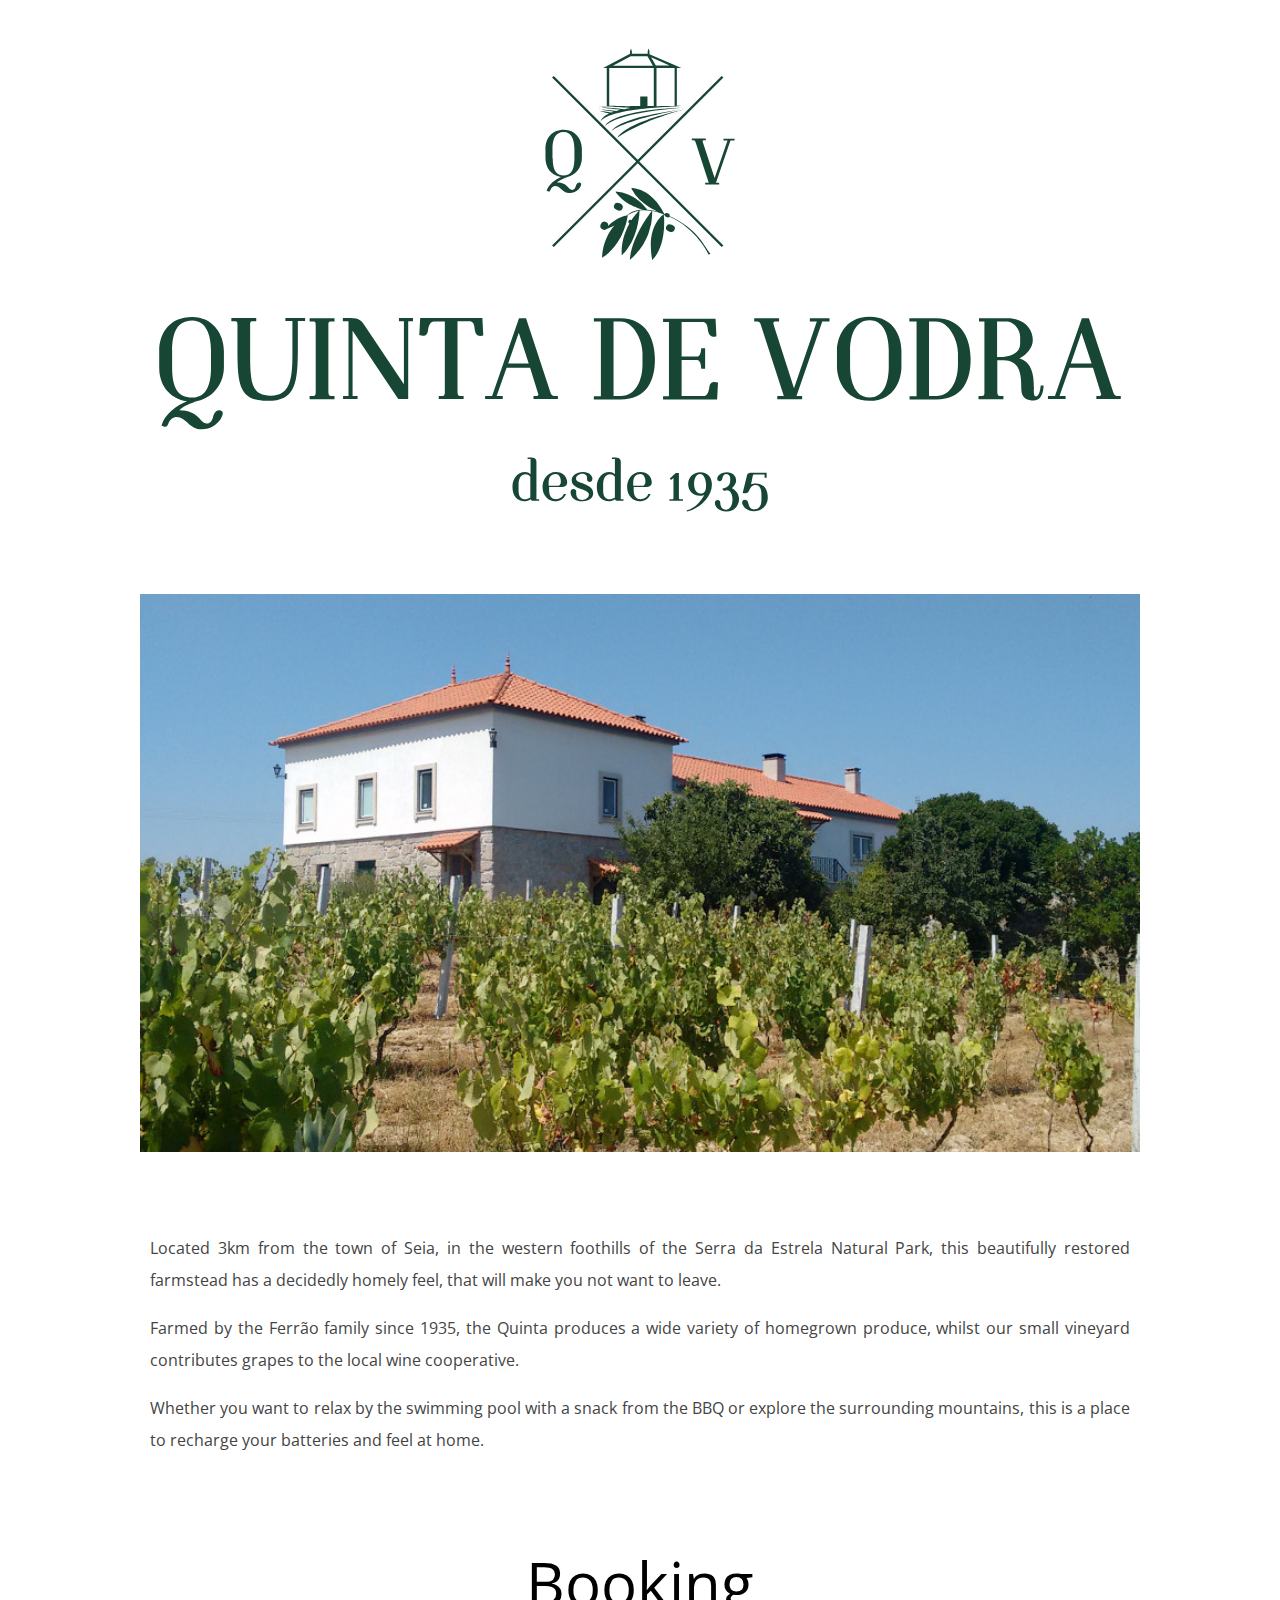
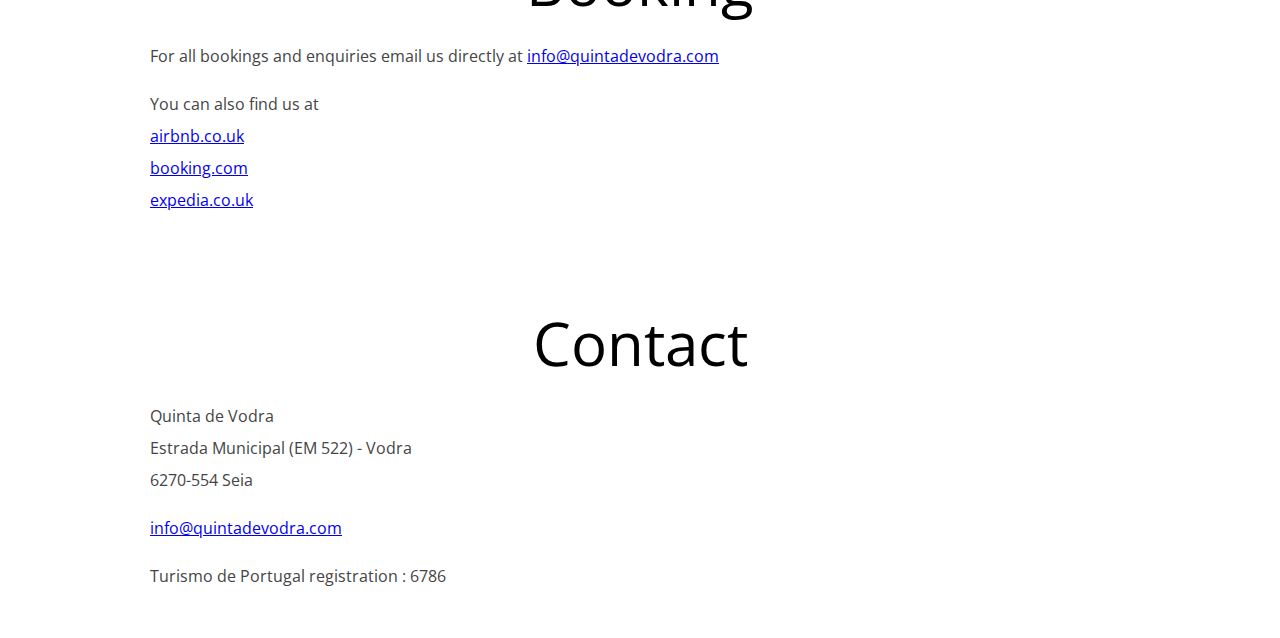
<file: basic/index.html>
<!doctype html>
<html lang="en">
    <head>
        <title>Quinta de Vodra</title>

        <meta charset="utf-8">
        <meta http-equiv="x-ua-compatible" content="ie=edge">
        <meta name="viewport" content="width=device-width, initial-scale=1">
        <meta name="robots" content="noindex">

        <!-- Import webfonts -->
        <link href="https://fonts.googleapis.com/css?family=Open+Sans" rel="stylesheet">
        <link href="https://fonts.googleapis.com/css?family=Open+Sans+Condensed:Light" rel="stylesheet">
        
        <style>
        body
        {
            margin: 0 auto;
        }
        .section
        {
            margin: 0px auto;
            max-width:1000px;
            padding:30px 10px;
        }
        .section-header
        {
            font-family: 'Open Sans Condensed', sans-serif;
            font-size:60px;
            margin:10px;
            text-align:center;
        }
        .section-images 
        {
            margin:10px;
            text-align:center;
        }
        img 
        {
            height:auto;
            width:100%;
        } 
        .section-info
        {   
            font-family: 'Open Sans', sans-serif;
            font-size:16px;
            color:#444;
            margin:10px;
            text-align: justify;
            line-height:32px;
        }
        </style>        
    </head>
    <body>
        <!-- Logo -->
        <div class="section">
            <img src="../img/logo.svg" />            
        </div>

        <!-- Main image -->
        <div class="section">
            <img src="../img/house_basic.jpg" />            
        </div>

        <!-- About section -->
        <div class="section">
            <div class="section-info">  
                <p>Located 3km from the town of Seia, in the western foothills of the Serra da Estrela Natural Park, this beautifully restored farmstead has a decidedly homely feel, that will make you not want to leave.</p>
                <p>Farmed by the Ferrão family since 1935, the Quinta produces a wide variety of homegrown produce, whilst our small vineyard contributes grapes to the local wine cooperative.</p>
                <p>Whether you want to relax by the swimming pool with a snack from the BBQ or explore the surrounding mountains, this is a place to recharge your batteries and feel at home.</p>
            </div>
        </div>
        
        <!-- Booking section -->
        <div class="section">
            <div class="section-header">Booking</div>
            <div class="section-info">
                <p>
                    For all bookings and enquiries email us directly  at <a href="mailto:info@quintadevodra.com?subject=Quinta de Vodra Enquiry">info@quintadevodra.com</a>
                </p>
                <p>
                    You can also find us at
                    <br/><a href="https://www.airbnb.co.uk/">airbnb.co.uk</a>
                    <br/><a href="https://www.booking.com/">booking.com</a>
                    <br/><a href="https://www.expedia.co.uk/">expedia.co.uk</a>
                </p>
            </div>
        </div>

        <!-- Contact section -->
        <div class="section">
            <div class="section-header">Contact</div>
            <div class="section-info">
                <p>Quinta de Vodra<br/>Estrada Municipal (EM 522) - Vodra<br/>6270-554 Seia</p>
                <p><a href="mailto:info@quintadevodra.com">info@quintadevodra.com</a></p>
                <p>Turismo de Portugal registration : 6786</p>
            </div>
        </div>
    </body>
</html>
</file>
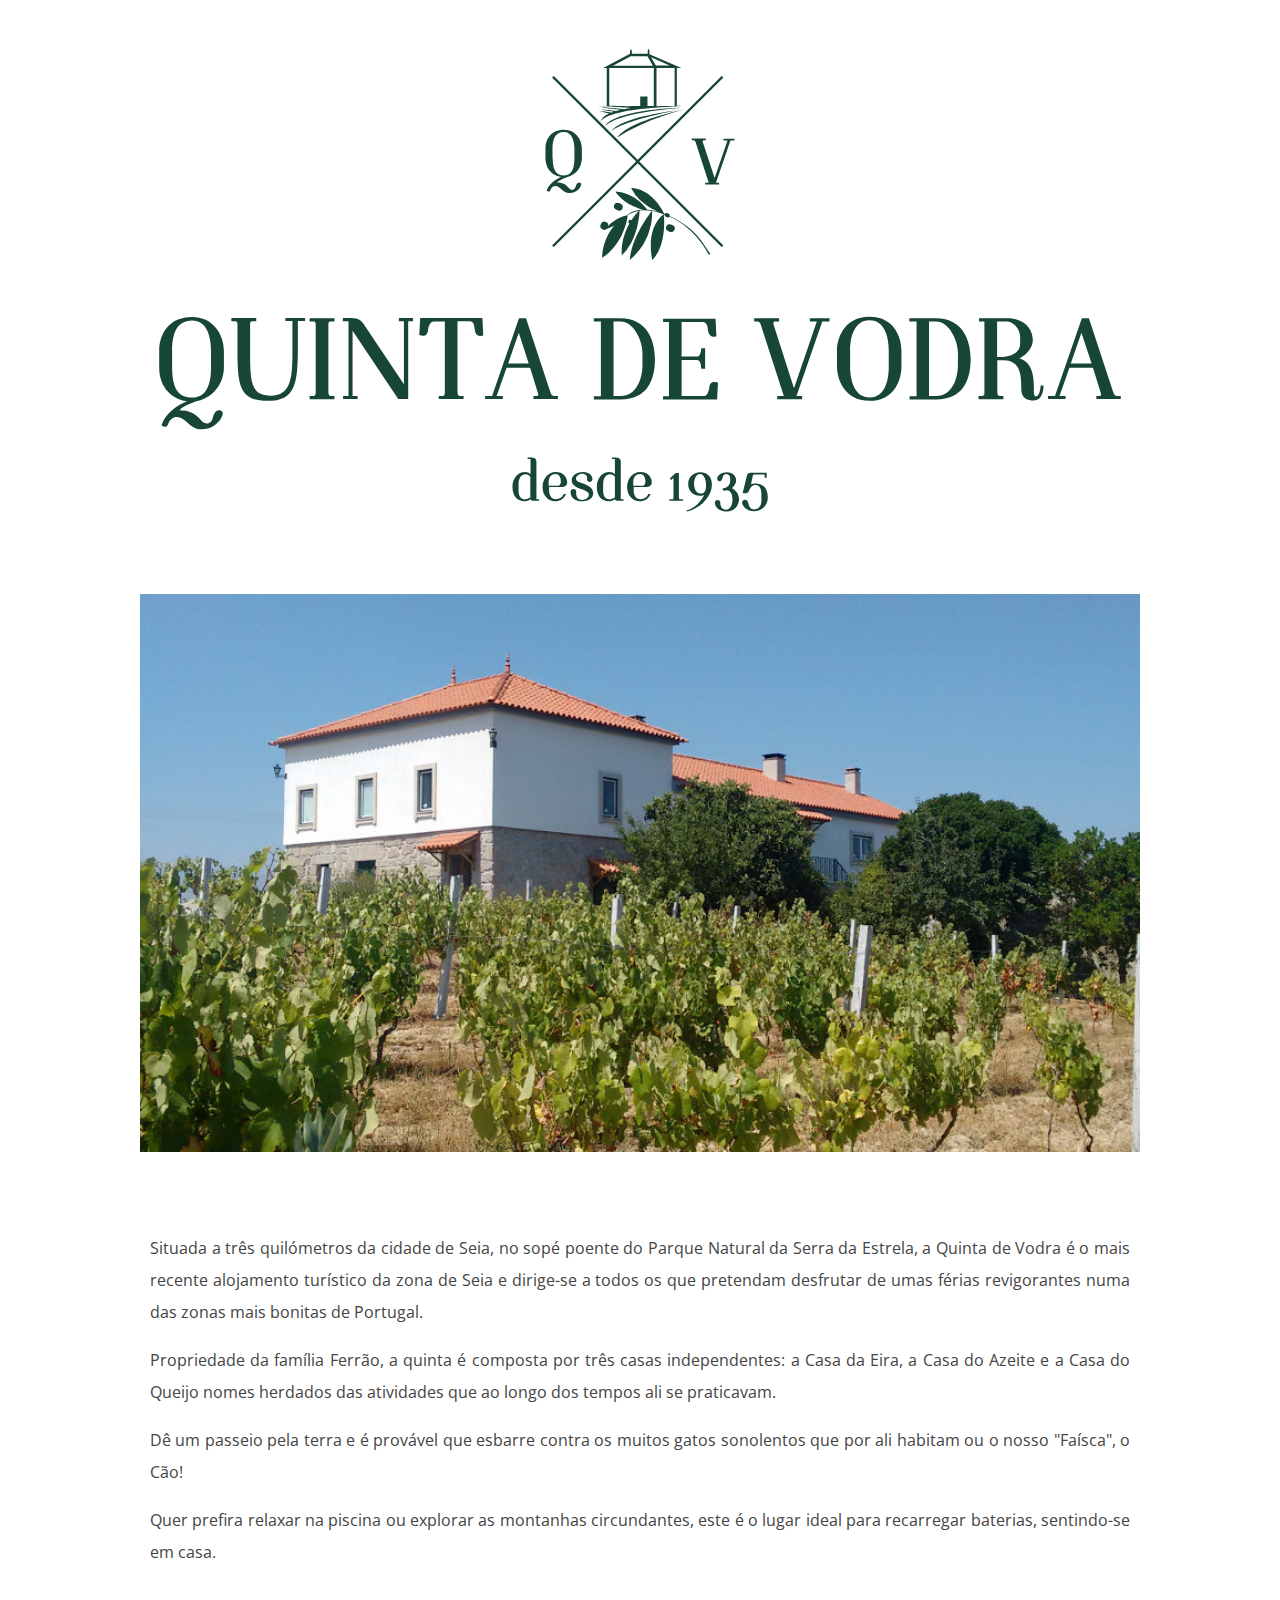
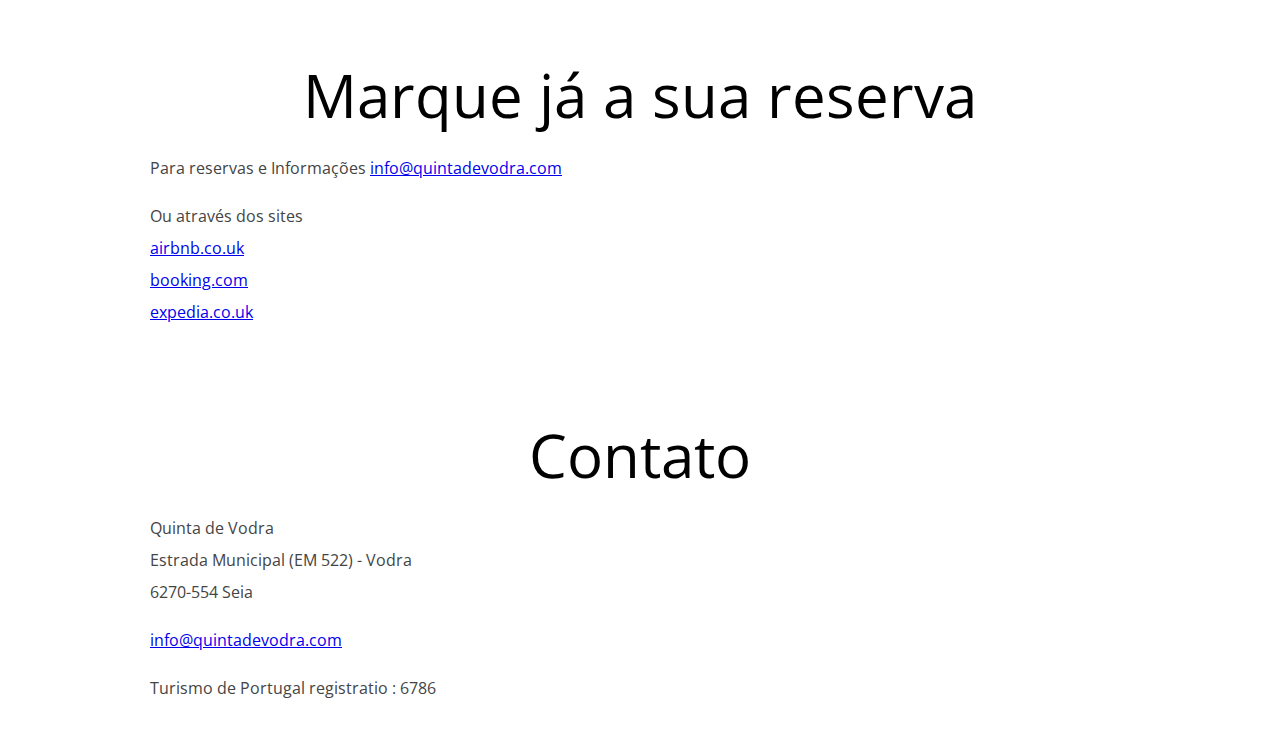
<file: pt/basic/index.html>
<!doctype html>
<html lang="">
    <head>
        <title>Quinta de Vodra</title>

        <meta charset="utf-8">
        <meta http-equiv="x-ua-compatible" content="ie=edge">
        <meta name="viewport" content="width=device-width, initial-scale=1">
        <meta name="robots" content="noindex">

        <!-- Import webfonts -->
        <link href="https://fonts.googleapis.com/css?family=Open+Sans" rel="stylesheet">
        <link href="https://fonts.googleapis.com/css?family=Open+Sans+Condensed:Light" rel="stylesheet">
        
        <style>
        body
        {
            margin: 0 auto;
        }
        .section
        {
            margin: 0px auto;
            max-width:1000px;
            padding:30px 10px;
        }
        .section-header
        {
            font-family: 'Open Sans Condensed', sans-serif;
            font-size:60px;
            margin:10px;
            text-align:center;
        }
        .section-images 
        {
            margin:10px;
            text-align:center;
        }
        img 
        {
            height:auto;
            width:100%;
        } 
        .section-info
        {   
            font-family: 'Open Sans', sans-serif;
            font-size:16px;
            color:#444;
            margin:10px;
            text-align: justify;
            line-height:32px;
        }
        </style>        
    </head>
    <body>
        <!-- Logo -->
        <div class="section">
            <img src="../../img/logo.svg" />            
        </div>

        <!-- Main image -->
        <div class="section">
            <img src="../../img/house_basic.jpg" />            
        </div>

        <!-- About section -->
        <div class="section">
            <div class="section-info">  
                <p>Situada a três quilómetros da cidade de Seia, no sopé poente do Parque Natural da Serra da Estrela, a Quinta de Vodra é o mais recente alojamento turístico da zona de Seia e dirige-se a todos os que pretendam desfrutar de umas férias revigorantes numa das zonas mais bonitas de Portugal.</p>
                <p>Propriedade da família Ferrão, a quinta é composta por três casas independentes: a Casa da Eira, a Casa do Azeite e a Casa do Queijo nomes herdados das atividades que ao longo dos tempos ali se praticavam.</p>
                <p>Dê um passeio pela terra e é provável que esbarre contra os muitos gatos sonolentos que por ali habitam ou o nosso "Faísca", o Cão!</p>
                <p>Quer prefira relaxar na piscina ou explorar as montanhas circundantes, este é o lugar ideal para recarregar baterias, sentindo-se em casa.</p>
            </div>
        </div>
        
        <!-- Booking section -->
        <div class="section">
            <div class="section-header">Marque já a sua reserva</div>
            <div class="section-info">
                <p>
                    Para reservas e Informações <a href="mailto:info@quintadevodra.com?subject=Quinta de Vodra Enquiry">info@quintadevodra.com</a>
                </p>
                <p>
                    Ou através dos sites
                    <br/><a href="https://www.airbnb.co.uk/">airbnb.co.uk</a>
                    <br/><a href="https://www.booking.com/">booking.com</a>
                    <br/><a href="https://www.expedia.co.uk/">expedia.co.uk</a>
                </p>
            </div>
        </div>

        <!-- Contact section -->
        <div class="section">
            <div class="section-header">Contato</div>
            <div class="section-info">
                <p>Quinta de Vodra<br/>Estrada Municipal (EM 522) - Vodra<br/>6270-554 Seia</p>
                <p><a href="mailto:info@quintadevodra.com">info@quintadevodra.com</a></p>
                <p>Turismo de Portugal registratio : 6786</p>
            </div>
        </div>
    </body>
</html>
</file>
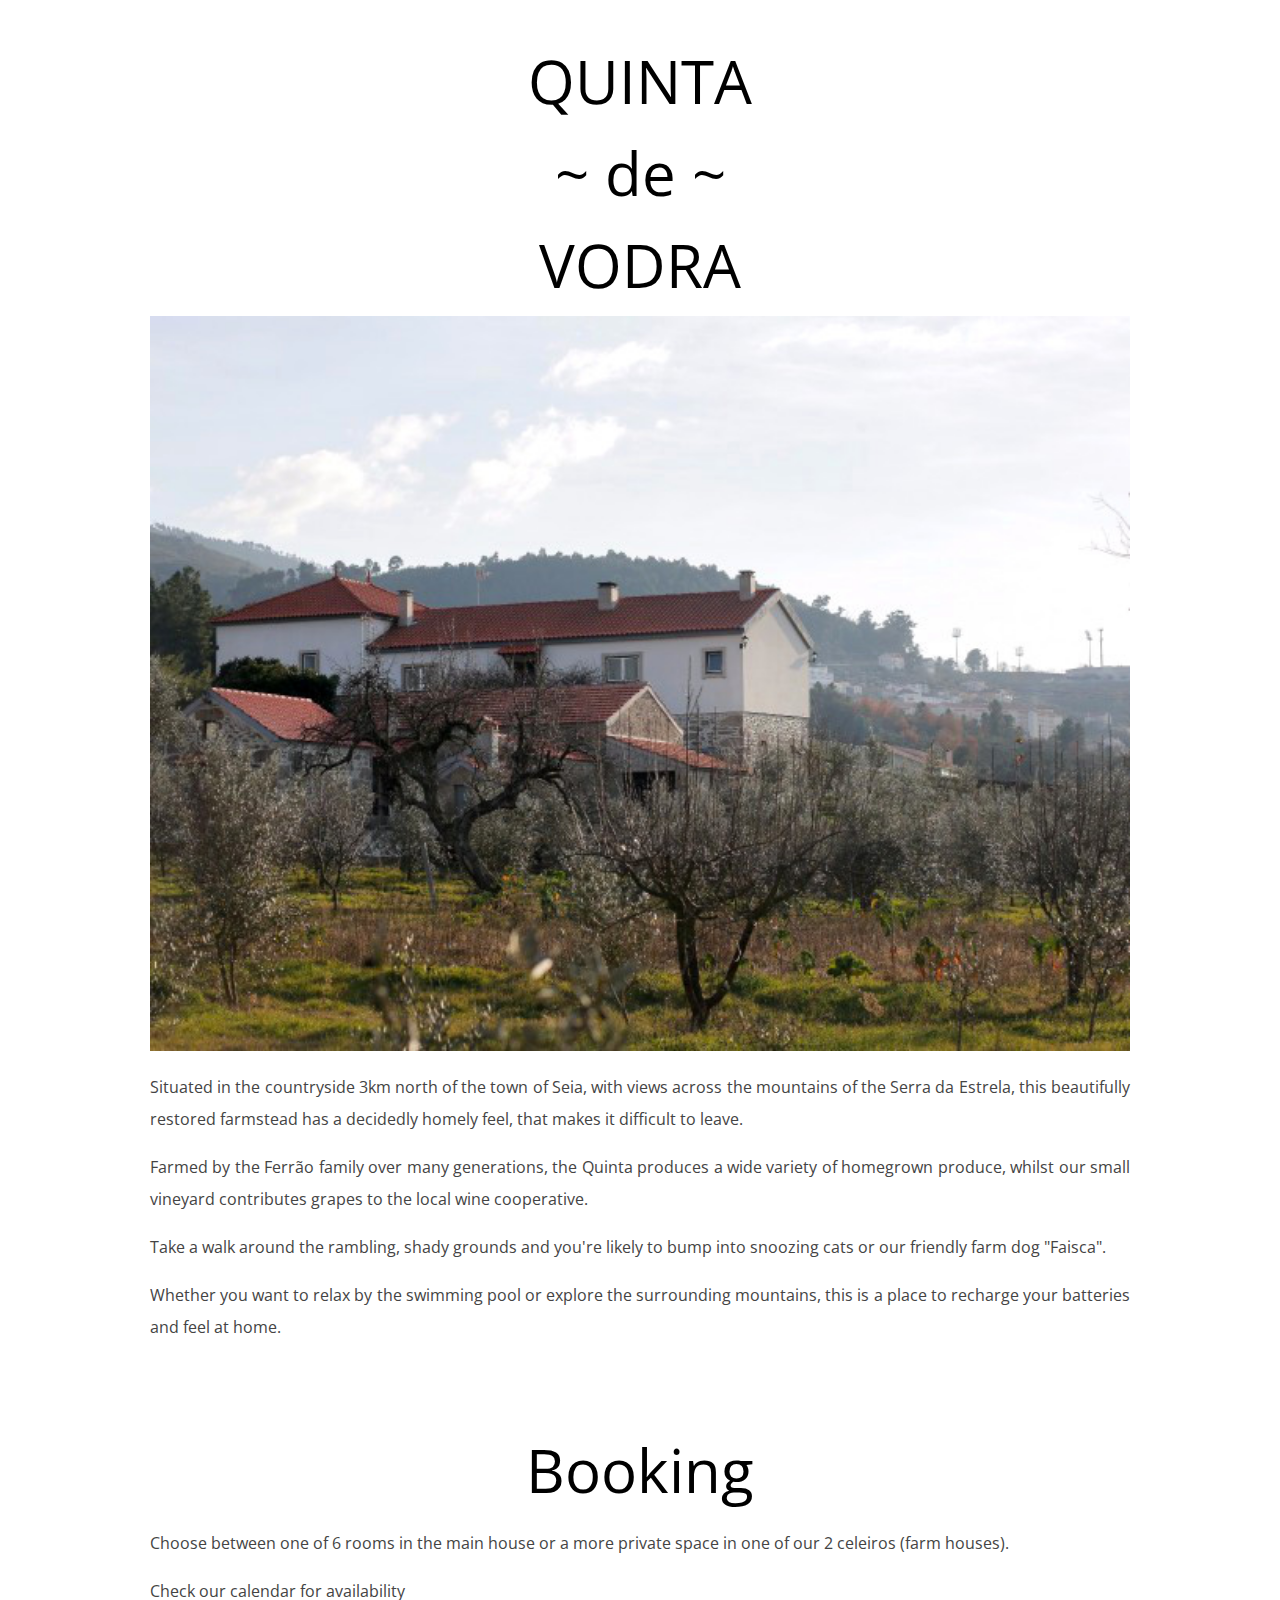
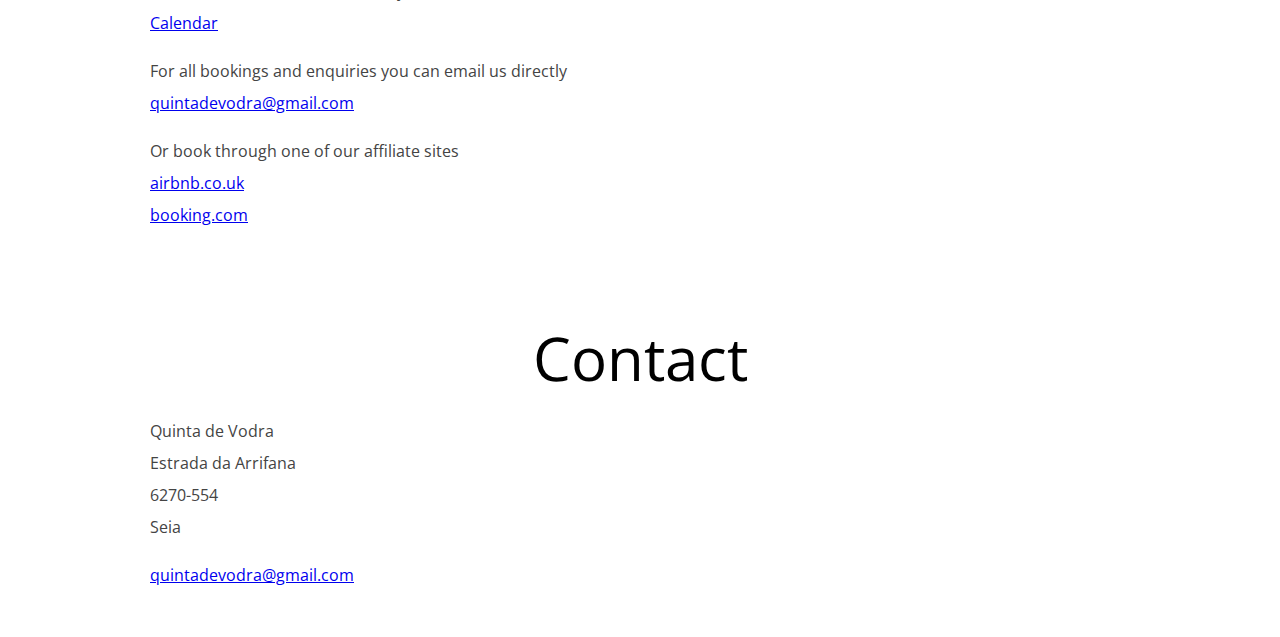
<file: basic.html>
<!doctype html>
<html lang="">
    <head>
        <title>Quinta de Vodra</title>
        <link rel="icon" href="./img/house-logo-multi.png">

        <meta charset="utf-8">
        <meta http-equiv="x-ua-compatible" content="ie=edge">
        <meta name="viewport" content="width=device-width, initial-scale=1">
        <meta name="description" content="Quinta de Vodra">
        <meta name="keywords" content="Quinta de Vodra">

        <!-- Import webfonts -->
        <link href="https://fonts.googleapis.com/css?family=Open+Sans" rel="stylesheet">
        <link href="https://fonts.googleapis.com/css?family=Open+Sans+Condensed:Light" rel="stylesheet">
        
        <style>
        body
        {
            margin: 0 auto;
        }
        .section
        {
            margin: 0px auto;
            max-width:1000px;
            padding:30px 10px;
        }
        .section-header
        {
            font-family: 'Open Sans Condensed', sans-serif;
            font-size:60px;
            margin:10px;
            text-align:center;
        }
        .section-images 
        {
            margin:10px;
            text-align:center;
        }
        img 
        {
            height:auto;
            width:100%;
        } 
        .section-info
        {   
            font-family: 'Open Sans', sans-serif;
            font-size:16px;
            color:#444;
            margin:10px;
            text-align: justify;
            line-height:32px;
        }
        </style>        
    </head>
    <body>

        <!-- Main content -->
        <div class="content">

            <!-- About section -->
            <div id="about">
                <div class="section">
                    <div class="section-header">QUINTA</div>
                    <div class="section-header">~ de ~</div>
                    <div class="section-header">VODRA</div>
                    <div class="section-images"><img src="./img/0H4A8665.jpg" /></div>
                    <div class="section-info">  
                        <p>Situated in the countryside 3km north of the town of Seia, with views across the mountains of the Serra da Estrela, this beautifully restored farmstead has a decidedly homely feel, that makes it difficult to leave.</p>
                        <p>Farmed by the Ferrão family over many generations, the Quinta produces a wide variety of homegrown produce, whilst our small vineyard contributes grapes to the local wine cooperative.</p>
                        <p>Take a walk around the rambling, shady grounds and you're likely to bump into snoozing cats or our friendly farm dog "Faisca".</p>
                        <p>Whether you want to relax by the swimming pool or explore the surrounding mountains, this is a place to recharge your batteries and feel at home.</p>
                    </div>
                </div>
            </div>
            
            <!-- Booking section -->
            <div id="booking">
                <div class="section">
                    <div class="section-header">Booking</div>
                    <div class="section-info">
                        <p>Choose between one of 6 rooms in the main house or a more private space in one of our 2 celeiros (farm houses).</p>
                        <p>
                            Check our calendar for availability
                            <br/><a href="./calendar.html">Calendar</a>
                        </p>
                        <p>
                            For all bookings and enquiries you can email us directly
                            <br/><a href="mailto:quintadevodra@gmail.com?subject=Quinta de Vodra Enquiry">quintadevodra@gmail.com</a>
                        </p>
                        <p>
                            Or book through one of our affiliate sites
                            <br/><a href="https://www.airbnb.co.uk/">airbnb.co.uk</a>
                            <br/><a href="https://www.booking.com/">booking.com</a>
                        </p>
                    </div>
                </div>
            </div>

            <!-- Contact section -->
            <div id="contact">
                <div class="section">
                    <div class="section-header">Contact</div>
                    <div class="section-info">
                        <p>Quinta de Vodra<br/>Estrada da Arrifana<br/>6270-554<br/>Seia</p>
                        <p><a href="mailto:quintadevodra@gmail.com">quintadevodra@gmail.com</a></p>
                    </div>
                </div>
            </div>

        </div>   

    </body>
</html>
</file>
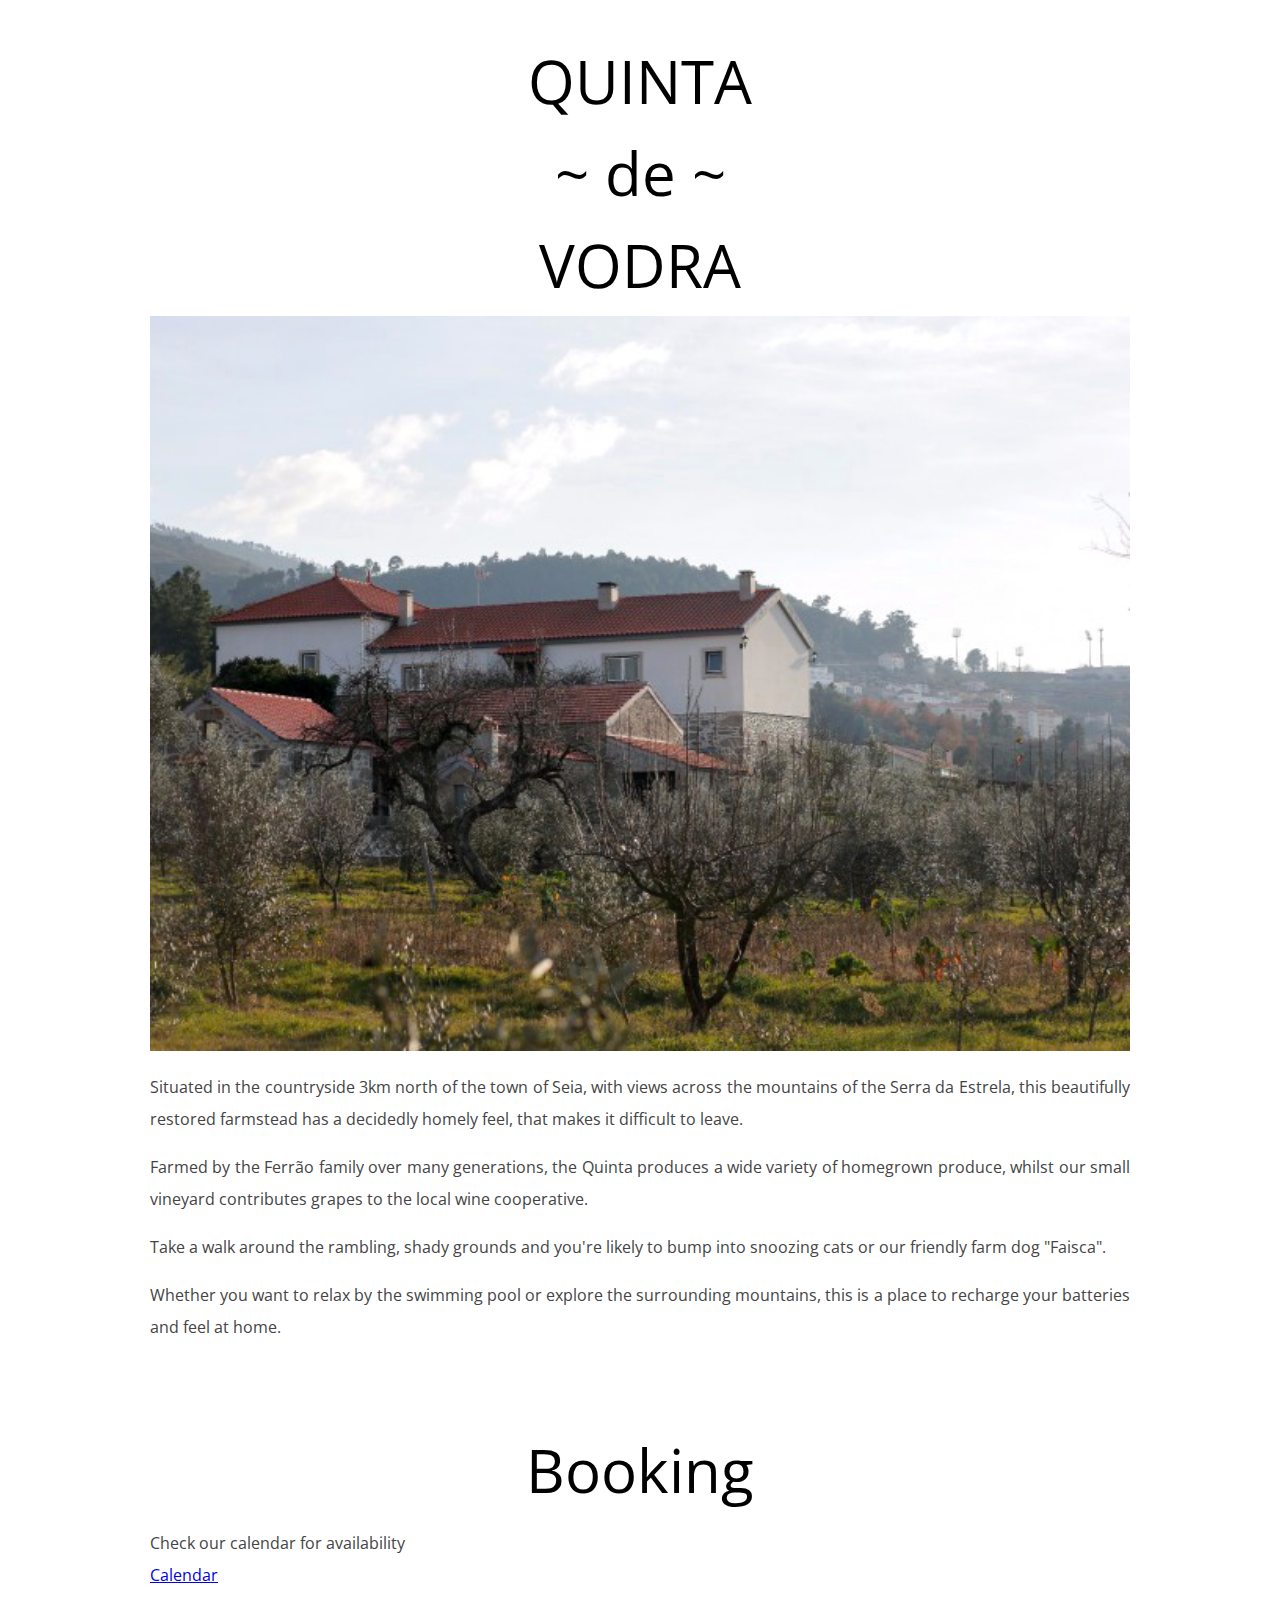
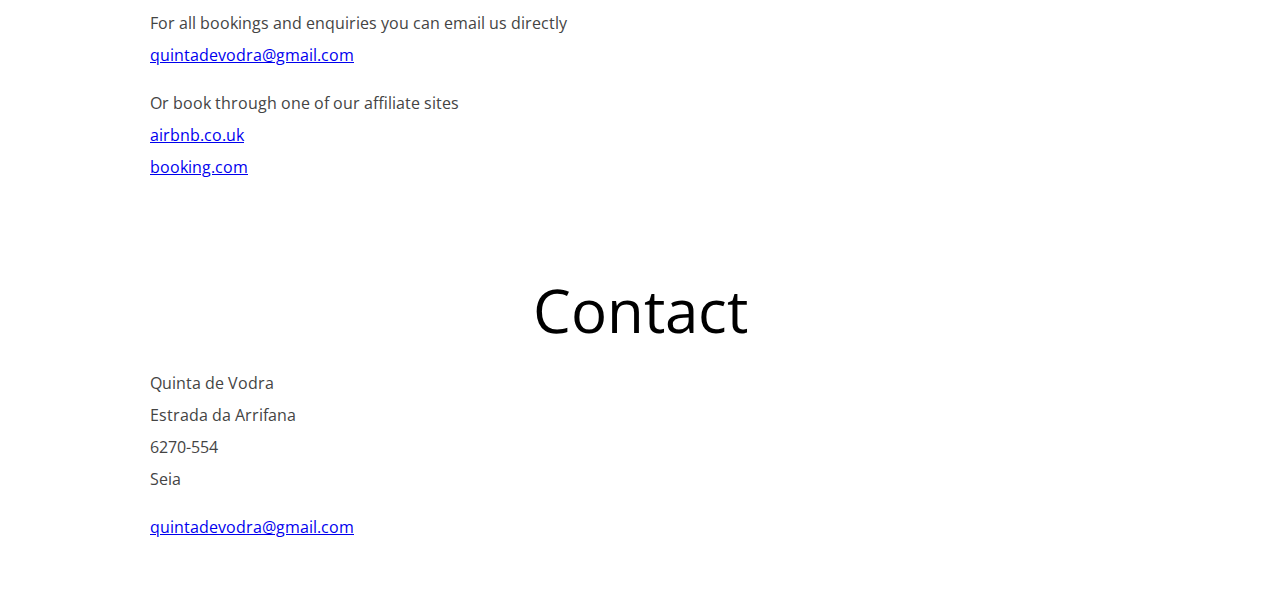
<file: index_basic.html>
<!doctype html>
<html lang="">
    <head>
        <title>Quinta de Vodra</title>
        <link rel="icon" href="./img/house-logo-multi.png">

        <meta charset="utf-8">
        <meta http-equiv="x-ua-compatible" content="ie=edge">
        <meta name="viewport" content="width=device-width, initial-scale=1">
        <!--meta name="robots" content="noindex"-->

        <!-- Import webfonts -->
        <link href="https://fonts.googleapis.com/css?family=Open+Sans" rel="stylesheet">
        <link href="https://fonts.googleapis.com/css?family=Open+Sans+Condensed:Light" rel="stylesheet">
        
        <style>
        body
        {
            margin: 0 auto;
        }
        .section
        {
            margin: 0px auto;
            max-width:1000px;
            padding:30px 10px;
        }
        .section-header
        {
            font-family: 'Open Sans Condensed', sans-serif;
            font-size:60px;
            margin:10px;
            text-align:center;
        }
        .section-images 
        {
            margin:10px;
            text-align:center;
        }
        img 
        {
            height:auto;
            width:100%;
        } 
        .section-info
        {   
            font-family: 'Open Sans', sans-serif;
            font-size:16px;
            color:#444;
            margin:10px;
            text-align: justify;
            line-height:32px;
        }
        </style>        
    </head>
    <body>

        <!-- Main content -->
        <div class="content">

            <!-- About section -->
            <div id="about">
                <div class="section">
                    <div class="section-header">QUINTA</div>
                    <div class="section-header">~ de ~</div>
                    <div class="section-header">VODRA</div>
                    <div class="section-images"><img src="./img/0H4A8665.jpg" /></div>
                    <div class="section-info">  
                        <p>Situated in the countryside 3km north of the town of Seia, with views across the mountains of the Serra da Estrela, this beautifully restored farmstead has a decidedly homely feel, that makes it difficult to leave.</p>
                        <p>Farmed by the Ferrão family over many generations, the Quinta produces a wide variety of homegrown produce, whilst our small vineyard contributes grapes to the local wine cooperative.</p>
                        <p>Take a walk around the rambling, shady grounds and you're likely to bump into snoozing cats or our friendly farm dog "Faisca".</p>
                        <p>Whether you want to relax by the swimming pool or explore the surrounding mountains, this is a place to recharge your batteries and feel at home.</p>
                    </div>
                </div>
            </div>
            
            <!-- Booking section -->
            <div id="booking">
                <div class="section">
                    <div class="section-header">Booking</div>
                    <div class="section-info">
                        <p>
                            Check our calendar for availability
                            <br/><a href="./calendar.html">Calendar</a>
                        </p>
                        <p>
                            For all bookings and enquiries you can email us directly
                            <br/><a href="mailto:quintadevodra@gmail.com?subject=Quinta de Vodra Enquiry">quintadevodra@gmail.com</a>
                        </p>
                        <p>
                            Or book through one of our affiliate sites
                            <br/><a href="https://www.airbnb.co.uk/">airbnb.co.uk</a>
                            <br/><a href="https://www.booking.com/">booking.com</a>
                        </p>
                    </div>
                </div>
            </div>

            <!-- Contact section -->
            <div id="contact">
                <div class="section">
                    <div class="section-header">Contact</div>
                    <div class="section-info">
                        <p>Quinta de Vodra<br/>Estrada da Arrifana<br/>6270-554<br/>Seia</p>
                        <p><a href="mailto:quintadevodra@gmail.com">quintadevodra@gmail.com</a></p>
                    </div>
                </div>
            </div>

        </div>   

    </body>
</html>
</file>
